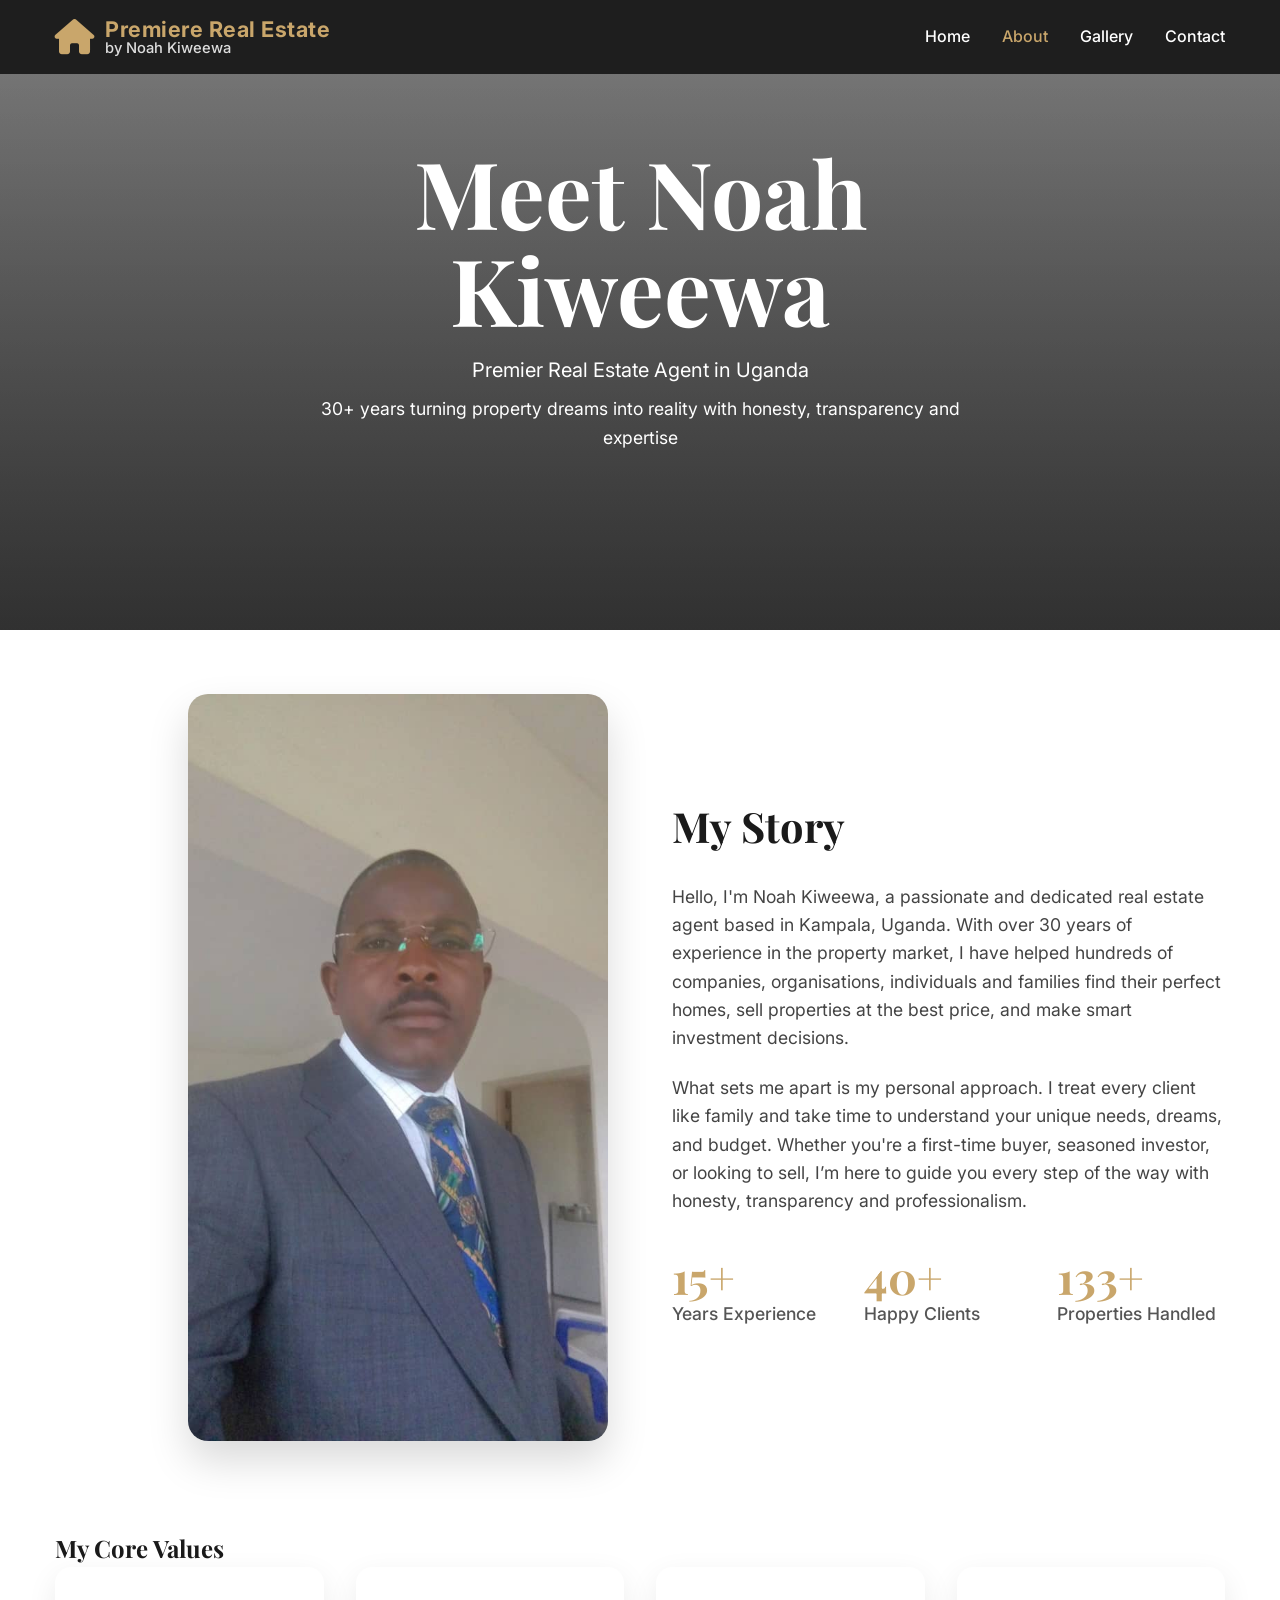
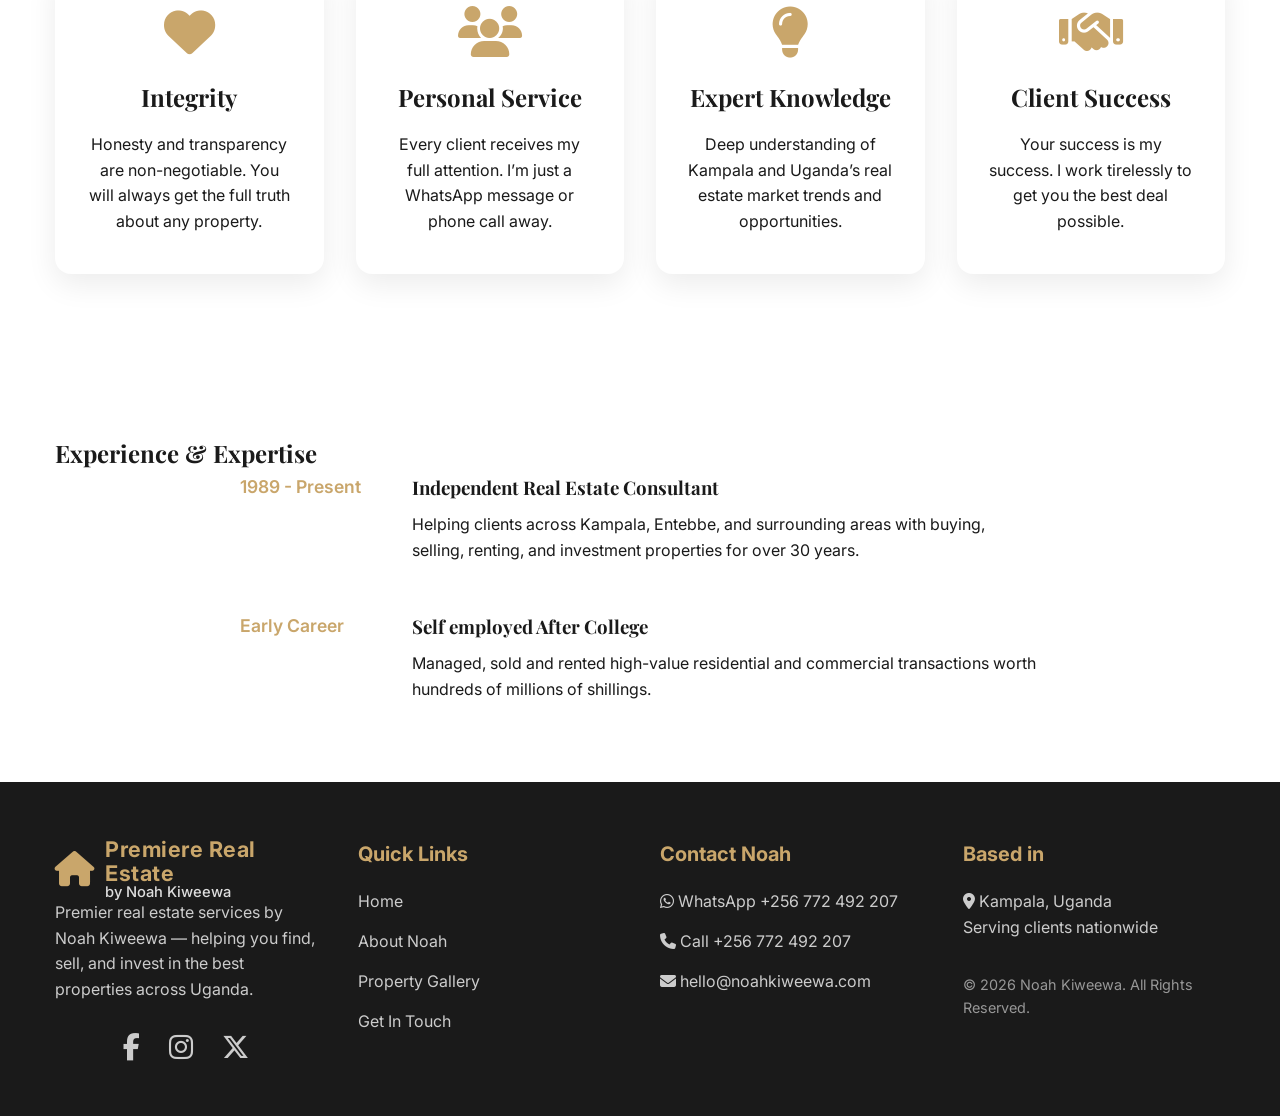
<file: about.html>
<!DOCTYPE html>
<html lang="en">
<head>
    <meta charset="UTF-8">
    <meta name="viewport" content="width=device-width, initial-scale=1.0">
    <meta name="description" content="About Noah Kiweewa - Premier Real Estate Agent with 30+ years experience helping clients buy, sell, and invest in prime properties across Uganda.">
    <title>About Noah Kiweewa | Premiere Real Estate</title>
    <link rel="canonical" href="https://noahkiweewa.com/about" />
    <!-- Cloudflare Font Awesome -->
    <link rel="stylesheet" href="https://cdnjs.cloudflare.com/ajax/libs/font-awesome/6.5.1/css/all.min.css">
    
    <!-- Shared Main Styles -->
    <link rel="stylesheet" href="styles/mains.css">
    
    <!-- About Page Specific Styles -->
    <link rel="stylesheet" href="styles/about.css">
    
    <style>
        @import url('https://fonts.googleapis.com/css2?family=Playfair+Display:wght@400;700&family=Inter:wght@400;500;600&display=swap');
    </style>
</head>
<body>
    <!-- HEADER -->
    <header class="header">
        <div class="container">
            <div class="logo">
                <i class="fas fa-home"></i>
                <span>
                    <span class="brand-name">Premiere Real Estate</span>
                    <span class="agent-name">by Noah Kiweewa</span>
                </span>
            </div>
            
            <!-- Desktop Navigation -->
            <nav class="nav desktop-nav">
                <a href="index.html" class="nav-link">Home</a>
                <a href="about.html" class="nav-link active">About</a>
                <a href="gallery.html" class="nav-link">Gallery</a>
                <a href="contact.html" class="nav-link">Contact</a>
            </nav>

            <!-- Hamburger -->
            <button class="hamburger" id="hamburger" aria-label="Toggle menu">
                <i class="fas fa-bars"></i>
            </button>

            <!-- Mobile Menu - Centered -->
            <nav class="nav mobile-nav" id="mobile-nav">
                <a href="index.html" class="nav-link">Home</a>
                <a href="about.html" class="nav-link active">About</a>
                <a href="gallery.html" class="nav-link">Gallery</a>
                <a href="contact.html" class="nav-link">Contact</a>
                
                <div class="mobile-social">
                    <a href="https://www.facebook.com/noahkiweewa" target="_blank" aria-label="Facebook"><i class="fab fa-facebook-f"></i></a>
                    <a href="https://www.instagram.com/noahkiweewa" target="_blank" aria-label="Instagram"><i class="fab fa-instagram"></i></a>
                    <a href="https://www.x.com/noahkiweewa" target="_blank" aria-label="X"><i class="fab fa-x-twitter"></i></a>
                </div>
            </nav>
        </div>
    </header>

    <!-- HERO SECTION -->
    <section class="hero about-hero">
        <div class="hero-overlay"></div>
        <div class="container hero-content">
            <div class="hero-text">
                <h1 class="hero-title animate-fade-in">Meet Noah Kiweewa</h1>
                <p class="hero-subtitle animate-fade-in delay-300">Premier Real Estate Agent in Uganda</p>
                <p class="hero-tagline animate-fade-in delay-600">30+ years turning property dreams into reality with honesty, transparency and expertise</p>
            </div>
        </div>
    </section>

    <!-- MAIN BODY CONTENT -->
    <main class="main-content">
        
        <!-- Introduction -->
        <section class="section about-intro">
            <div class="container">
                <div class="about-grid">
                    <div class="about-image">
                        <img src="images/profile.jpg" alt="Noah Kiweewa - Professional Portrait" class="portrait">
                    </div>
                    <div class="about-text">
                        <h2>My Story</h2>
                        <p>
                            Hello, I'm Noah Kiweewa, a passionate and dedicated real estate agent based in Kampala, Uganda. 
                            With over 30 years of experience in the property market, I have helped hundreds of companies, organisations, individuals and families 
                            find their perfect homes, sell properties at the best price, and make smart investment decisions.
                        </p>
                        <p>
                            What sets me apart is my personal approach. I treat every client like family and take time to understand 
                            your unique needs, dreams, and budget. Whether you're a first-time buyer, seasoned investor, or looking 
                            to sell, I’m here to guide you every step of the way with honesty, transparency and professionalism.
                        </p>
                        
                        <div class="stats">
                            <div class="stat-item">
                                <h3>30+</h3>
                                <p>Years Experience</p>
                            </div>
                            <div class="stat-item">
                                <h3>100+</h3>
                                <p>Happy Clients</p>
                            </div>
                            <div class="stat-item">
                                <h3>500+</h3>
                                <p>Properties Handled</p>
                            </div>
                        </div>
                    </div>
                </div>
            </div>
        </section>

        <!-- Values -->
        <section class="section values bg-light">
            <div class="container">
                <div class="section-header">
                    <h2>My Core Values</h2>
                </div>
                
                <div class="values-grid">
                    <div class="value-card">
                        <i class="fas fa-heart"></i>
                        <h3>Integrity</h3>
                        <p>Honesty and transparency are non-negotiable. You will always get the full truth about any property.</p>
                    </div>
                    <div class="value-card">
                        <i class="fas fa-users"></i>
                        <h3>Personal Service</h3>
                        <p>Every client receives my full attention. I’m just a WhatsApp message or phone call away.</p>
                    </div>
                    <div class="value-card">
                        <i class="fas fa-lightbulb"></i>
                        <h3>Expert Knowledge</h3>
                        <p>Deep understanding of Kampala and Uganda’s real estate market trends and opportunities.</p>
                    </div>
                    <div class="value-card">
                        <i class="fas fa-handshake"></i>
                        <h3>Client Success</h3>
                        <p>Your success is my success. I work tirelessly to get you the best deal possible.</p>
                    </div>
                </div>
            </div>
        </section>

        <!-- Experience -->
        <section class="section experience">
            <div class="container">
                <div class="section-header">
                    <h2>Experience & Expertise</h2>
                </div>
                
                <div class="timeline">
                    <div class="timeline-item">
                        <div class="timeline-year">1989 - Present</div>
                        <div class="timeline-content">
                            <h3>Independent Real Estate Consultant</h3>
                            <p>Helping clients across Kampala, Entebbe, and surrounding areas with buying, selling, renting, and investment properties for over 30 years.</p>
                        </div>
                    </div>
                    <div class="timeline-item">
                        <div class="timeline-year">Early Career</div>
                        <div class="timeline-content">
                            <h3>Self employed After College</h3>
                            <p>Managed, sold and rented high-value residential and commercial transactions worth hundreds of millions of shillings.</p>
                        </div>
                    </div>
                </div>
            </div>
        </section>
    </main>

    <!-- FOOTER -->
    <footer class="footer">
        <div class="container">
            <div class="footer-grid">
                <div class="footer-col">
                    <div class="logo">
                        <i class="fas fa-home"></i>
                        <span>
                            <span class="brand-name">Premiere Real Estate</span>
                            <span class="agent-name">by Noah Kiweewa</span>
                        </span>
                    </div>
                    <p>Premier real estate services by Noah Kiweewa — helping you find, sell, and invest in the best properties across Uganda.</p>
                    <div class="social-icons">
                        <a href="https://www.facebook.com/noahkiweewa" target="_blank" aria-label="Facebook"><i class="fab fa-facebook-f"></i></a>
                        <a href="https://www.instagram.com/noahkiweewa" target="_blank" aria-label="Instagram"><i class="fab fa-instagram"></i></a>
                        <a href="https://www.x.com/noahkiweewa" target="_blank" aria-label="X"><i class="fab fa-x-twitter"></i></a>
                    </div>
                </div>
                
                <div class="footer-col">
                    <h4>Quick Links</h4>
                    <a href="index.html">Home</a>
                    <a href="about.html">About Noah</a>
                    <a href="gallery.html">Property Gallery</a>
                    <a href="contact.html">Get In Touch</a>
                </div>
                
                <div class="footer-col">
                    <h4>Contact Noah</h4>
                    <a href="https://wa.me/256772492207?text=Hi%20Noah%2C%20I%20would%20like%20to%20know%20more%20about%20your%20services" class="contact-link">
                        <i class="fab fa-whatsapp"></i> WhatsApp +256 772 492 207
                    </a>
                    <a href="tel:+256772492207" class="contact-link">
                        <i class="fas fa-phone"></i> Call +256 772 492 207
                    </a>
                    <a href="mailto:hello@noahkiweewa.com" class="contact-link">
                        <i class="fas fa-envelope"></i> hello@noahkiweewa.com
                    </a>
                </div>
                
                <div class="footer-col">
                    <h4>Based in</h4>
                    <p><i class="fas fa-map-marker-alt"></i> Kampala, Uganda</p>
                    <p>Serving clients nationwide</p>
                    <p class="copyright">&copy; 2026 Noah Kiweewa. All Rights Reserved.</p>
                </div>
            </div>
        </div>
    </footer>

    <!-- Shared Main JavaScript -->
    <script src="scripts/main.js"></script>
    <!-- About Page JavaScript -->
    <script src="scripts/about.js"></script>
</body>
</html>
</file>
<file: styles/mains.css>
/* css/mains.css - Premiere Real Estate by Noah Kiweewa */
@import url('https://fonts.googleapis.com/css2?family=Playfair+Display:wght@400;700&family=Inter:wght@400;500;600&display=swap');

:root {
    --primary: #c9a66b;     /* Elegant gold */
    --dark: #1a1a1a;
    --light: #f8f5f0;
    --gray: #555;
}

* {
    margin: 0;
    padding: 0;
    box-sizing: border-box;
}

body {
    font-family: 'Inter', sans-serif;
    line-height: 1.6;
    color: var(--dark);
    overflow-x: hidden;
}

h1, h2, h3 {
    font-family: 'Playfair Display', serif;
    font-weight: 700;
}

.container {
    max-width: 1200px;
    margin: 0 auto;
    padding: 0 15px;
}

/* ==================== HEADER & LOGO ==================== */
.header {
    position: fixed;
    top: 0;
    left: 0;
    width: 100%;
    background: rgba(26, 26, 26, 0.95);
    backdrop-filter: blur(10px);
    z-index: 1000;
}

.header .container {
    display: flex;
    align-items: center;
    justify-content: space-between;
    padding: 1rem 15px;
}

.logo {
    display: flex;
    align-items: center;
    gap: 10px;
    color: var(--primary);
    text-decoration: none;
}

.logo i {
    font-size: 2.2rem;
}

.logo span {
    display: flex;
    flex-direction: column;
    line-height: 1.1;
}

.brand-name {
    font-size: 1.35rem;
    font-weight: 700;
    letter-spacing: 0.5px;
}

.agent-name {
    font-size: 0.92rem;
    font-weight: 500;
    color: #ddd;
    margin-top: -2px;
}

/* Desktop Navigation */
.desktop-nav {
    display: none;
    gap: 2rem;
}

.desktop-nav .nav-link {
    color: white;
    text-decoration: none;
    font-weight: 500;
    padding: 8px 0;
    transition: color 0.3s ease;
}

.desktop-nav .nav-link:hover,
.desktop-nav .nav-link.active {
    color: var(--primary);
}

/* Hamburger Menu - Always visible on mobile */
.hamburger {
    display: block;
    background: none;
    border: none;
    color: white;
    font-size: 1.9rem;
    cursor: pointer;
    padding: 5px;
    z-index: 1100;
}

/* Mobile Navigation - Centered */
.mobile-nav {
    display: none;
    position: absolute;
    top: 100%;
    left: 0;
    width: 100%;
    background: #1a1a1a;
    flex-direction: column;
    padding: 1.5rem 0;
    box-shadow: 0 10px 25px rgba(0,0,0,0.3);
    text-align: center;
}

.mobile-nav.show {
    display: flex;
}

.mobile-nav a {
    color: white;
    text-decoration: none;
    font-size: 1.15rem;
    padding: 14px 20px;
    transition: all 0.3s;
}

.mobile-nav a:hover,
.mobile-nav a.active {
    background: rgba(201, 166, 107, 0.15);
    color: var(--primary);
}

.mobile-social {
    display: flex;
    justify-content: center;
    gap: 2rem;
    padding: 1.5rem 20px 0.5rem;
    border-top: 1px solid rgba(255,255,255,0.1);
    margin-top: 1rem;
}

.mobile-social a {
    color: white;
    font-size: 1.6rem;
    transition: transform 0.3s;
}

.mobile-social a:hover {
    transform: scale(1.2);
    color: var(--primary);
}

/* ==================== HERO SECTION ==================== */
.hero {
    height: 100vh;
    min-height: 620px;
    background: linear-gradient(rgba(0,0,0,0.45), rgba(0,0,0,0.55)), 
                url('https://picsum.photos/id/1015/1920/1080') center/cover no-repeat;
    display: flex;
    align-items: center;
    position: relative;
    color: white;
}

.hero-overlay {
    position: absolute;
    inset: 0;
    background: linear-gradient(to bottom, transparent, rgba(26,26,26,0.7));
}

.hero-content {
    position: relative;
    z-index: 2;
    text-align: center;
    max-width: 720px;
    margin: 0 auto;
}

.hero-title {
    font-size: clamp(2.8rem, 9vw, 5.8rem);
    line-height: 1.05;
    margin-bottom: 1rem;
}

.hero-subtitle {
    font-size: 1.25rem;
    margin-bottom: 0.6rem;
}

.hero-tagline {
    font-size: 1.1rem;
    margin-bottom: 2.2rem;
    opacity: 0.92;
}

.hero-cta {
    display: flex;
    flex-direction: column;
    gap: 1rem;
    align-items: center;
    max-width: 320px;
    margin: 0 auto;
}

.btn-primary, .btn-secondary {
    padding: 15px 32px;
    border-radius: 50px;
    font-weight: 600;
    text-decoration: none;
    display: inline-flex;
    align-items: center;
    justify-content: center;
    gap: 10px;
    width: 100%;
    max-width: 280px;
    transition: all 0.3s ease;
    font-size: 1.05rem;
}

.btn-primary {
    background: var(--primary);
    color: #1a1a1a;
}

.btn-primary:hover {
    background: #d4b88a;
    transform: translateY(-3px);
}

.btn-secondary {
    background: transparent;
    color: white;
    border: 2px solid white;
}

.btn-secondary:hover {
    background: white;
    color: var(--dark);
}

/* Scroll Indicator */
.scroll-indicator {
    position: absolute;
    bottom: 40px;
    left: 50%;
    transform: translateX(-50%);
    font-size: 1.8rem;
    animation: bounce 2s infinite;
    color: rgba(255,255,255,0.8);
}

@keyframes bounce {
    0%, 20% { transform: translate(-50%, 0); }
    50% { transform: translate(-50%, 15px); }
    80%, 100% { transform: translate(-50%, 0); }
}

/* ==================== FOOTER - Centered on Mobile ==================== */
.footer {
    background: var(--dark);
    color: #ccc;
    padding: 3.5rem 0 2rem;
}

.footer-grid {
    display: grid;
    grid-template-columns: 1fr;
    gap: 2.5rem;
    text-align: center;           /* Centered on mobile */
}

.footer-col h4 {
    color: var(--primary);
    margin-bottom: 1.2rem;
    font-size: 1.25rem;
}

.footer-col a {
    color: #ccc;
    text-decoration: none;
    display: block;
    margin-bottom: 0.9rem;
    transition: color 0.3s;
}

.footer-col a:hover {
    color: var(--primary);
}

.contact-link {
    display: flex;
    align-items: center;
    justify-content: center;
    gap: 10px;
    margin-bottom: 1rem;
}

.social-icons {
    display: flex;
    justify-content: center;
    gap: 1.8rem;
    margin-top: 1.5rem;
}

.social-icons a {
    color: #ccc;
    font-size: 1.7rem;
    transition: all 0.3s;
}

.social-icons a:hover {
    color: var(--primary);
    transform: translateY(-3px);
}

.copyright {
    margin-top: 2rem;
    opacity: 0.7;
    font-size: 0.9rem;
}

/* ==================== ANIMATIONS ==================== */
.animate-fade-in {
    opacity: 0;
    transform: translateY(30px);
    animation: fadeInUp 0.8s forwards;
}

.delay-300 { animation-delay: 300ms; }
.delay-600 { animation-delay: 600ms; }
.delay-900 { animation-delay: 900ms; }
.delay-1200 { animation-delay: 1200ms; }

@keyframes fadeInUp {
    to {
        opacity: 1;
        transform: translateY(0);
    }
}

/* ==================== RESPONSIVE ==================== */
@media (min-width: 769px) {
    .desktop-nav {
        display: flex;
    }
    
    .hamburger {
        display: none;
    }
    
    .hero-cta {
        flex-direction: row;
        justify-content: center;
        gap: 1.2rem;
    }
    
    .btn-primary, .btn-secondary {
        width: auto;
        max-width: none;
    }
    
    .footer-grid {
        grid-template-columns: repeat(auto-fit, minmax(240px, 1fr));
        text-align: left;
    }
    
    .contact-link {
        justify-content: flex-start;
    }
}

@media (max-width: 480px) {
    .container {
        padding: 0 12px;
    }
    
    .hero-title {
        font-size: clamp(2.6rem, 10vw, 4.8rem);
    }
    
    .brand-name {
        font-size: 1.2rem;
    }
}
</file>
<file: styles/about.css>
/* css/about.css */

.about-hero {
    background: linear-gradient(rgba(0,0,0,0.5), rgba(0,0,0,0.6)), 
                url('https://picsum.photos/id/1011/1920/1080') center/cover no-repeat;
    height: 70vh;
    min-height: 500px;
}

.about-grid {
    display: grid;
    grid-template-columns: 1fr;
    gap: 3rem;
    align-items: center;
    margin-top: 4rem;
}

.about-image {
    text-align: center;
}

.portrait {
    width: 100%;
    max-width: 420px;
    border-radius: 20px;
    box-shadow: 0 20px 40px rgba(0,0,0,0.15);
}

.about-text h2 {
    font-size: 2.6rem;
    margin-bottom: 1.5rem;
    color: var(--dark);
}

.about-text p {
    font-size: 1.1rem;
    margin-bottom: 1.4rem;
    color: #444;
}

.stats {
    display: grid;
    grid-template-columns: repeat(auto-fit, minmax(140px, 1fr));
    gap: 1.5rem;
    margin-top: 2.5rem;
}

.stat-item h3 {
    font-size: 2.8rem;
    color: var(--primary);
    line-height: 1;
}

.stat-item p {
    color: var(--gray);
    font-weight: 500;
}

.values {
    padding: 5rem 0;
}

.values-grid {
    display: grid;
    grid-template-columns: repeat(auto-fit, minmax(260px, 1fr));
    gap: 2rem;
}

.value-card {
    background: white;
    padding: 2.5rem 2rem;
    border-radius: 16px;
    text-align: center;
    box-shadow: 0 10px 30px rgba(0,0,0,0.08);
    transition: transform 0.3s ease;
}

.value-card:hover {
    transform: translateY(-8px);
}

.value-card i {
    font-size: 3.2rem;
    color: var(--primary);
    margin-bottom: 1.2rem;
}

.value-card h3 {
    margin-bottom: 1rem;
    font-size: 1.5rem;
}

.experience {
    padding: 5rem 0;
}

.timeline {
    max-width: 800px;
    margin: 0 auto;
}

.timeline-item {
    display: flex;
    gap: 2rem;
    margin-bottom: 3rem;
    position: relative;
}

.timeline-item:last-child {
    margin-bottom: 0;
}

.timeline-year {
    min-width: 140px;
    font-weight: 600;
    color: var(--primary);
    font-size: 1.1rem;
}

.timeline-content h3 {
    margin-bottom: 0.6rem;
    color: var(--dark);
}

/* Mobile adjustments */
@media (min-width: 769px) {
    .about-grid {
        grid-template-columns: 1fr 1fr;
        gap: 4rem;
    }
    
    .about-image {
        text-align: right;
    }
}
</file>
